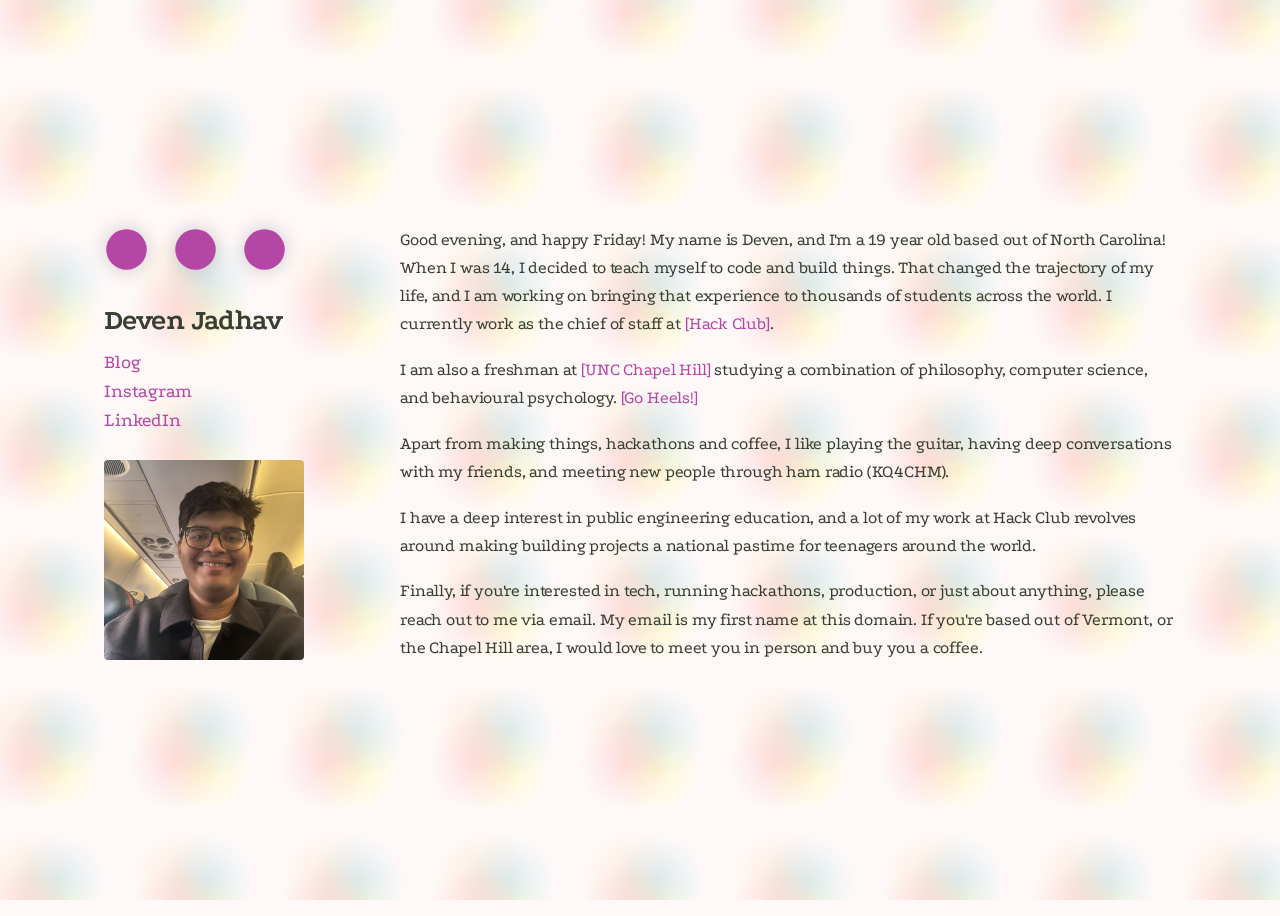
<file: index.html>
<!DOCTYPE html>
<html lang="en">
  <head>
    <meta charset="UTF-8" />
    <meta http-equiv="X-UA-Compatible" content="IE=edge" />
    <meta name="viewport" content="width=device-width, initial-scale=1.0" />
    <link rel="icon" type="image/svg+xml" href="/symbol.svg">
    <link rel="stylesheet" href="style.css" />
    <link
      rel="stylesheet"
      href="https://fonts.googleapis.com/css2?family=Space+Grotesk:wght@300;400&family=Syne:wght@400;600&family=DM+Sans:opsz,wght@9..40,300;9..40,400&display=swap"
    />
    <link
      rel="stylesheet"
      href="https://fonts.googleapis.com/css2?family=Podkova:wght@400;500;600;700&display=swap"
    />

    <title>Deven Jadhav</title>
  </head>

  <body>
    <div class="container">
      <div class="column heading">
        <div class="sphere-container">
          <img
            src="/symbol.svg"
            alt="Deven Jadhav Symbol"
            class="sphere sphere-1"
          />
          <img
            src="/symbol.svg"
            alt="Deven Jadhav Symbol"
            class="sphere sphere-2"
          />
          <img
            src="/symbol.svg"
            alt="Deven Jadhav Symbol"
            class="sphere sphere-3"
          />
        </div>

        <div>
          <h1>Deven Jadhav</h1>
          <h1><a href="https://notes.deven.dev">Blog</a></h1>
          <h1><a href="https://www.instagram.com/devenjadhav9/">Instagram</a></h1>
          <h1><a href="https://www.linkedin.com/in/jadhavdeven/">LinkedIn</a></h1>
        </div>

        <div class="profile-image">
          <img src="profile.jpg" alt="Deven Jadhav" />
        </div>
      </div>

      <div class="column content">
        <p>
          <script>
            const currentHour = new Date().getHours();
            const currentDay = new Date().getDay();
            const days = ['Sunday', 'Monday', 'Tuesday', 'Wednesday', 'Thursday', 'Friday', 'Saturday'];
            let timeGreeting;
            
            if (currentHour < 12) {
              timeGreeting = "Good morning";
            } else if (currentHour < 17) {
              timeGreeting = "Good afternoon";
            } else {
              timeGreeting = "Good evening";
            }
            
            document.write(`${timeGreeting}, and happy ${days[currentDay]}!`);
          </script>
          
          My name is Deven, and I'm a 19 year old based out of North Carolina! When I was 14, I decided to teach myself to code and build things. That changed the trajectory of my life, and I am working on bringing that experience to thousands of students across the world. I currently work as the chief of staff at <a href="https://hackclub.com">[Hack Club]</a>.
        </p>

        I am also a freshman at
        <a href="https://unc.edu">[UNC Chapel Hill]</a> studying a combination
        of philosophy, computer science, and behavioural psychology. <span id="goheels" class="theme-trigger">[Go Heels!]</span>

        <p>
          Apart from making things, hackathons and coffee, I like playing the guitar,
          having deep conversations with my friends, and meeting new people through ham radio (KQ4CHM).
        </p>

        <p>
          I have a deep interest in public engineering education, and a lot of my work at Hack Club revolves around making building projects a national pastime for teenagers around the world.
        </p>

        <p>
          Finally, if you're interested in tech, running hackathons, production,
          or just about anything, please reach out to me via email.
          My email is my first name at this domain. If you're based out of
          Vermont, or the Chapel Hill area, I would love to meet you in person
          and buy you a coffee.
        </p>
      </div>
    </div>
    <script src="app.js"></script>
  </body>
</html>
</file>
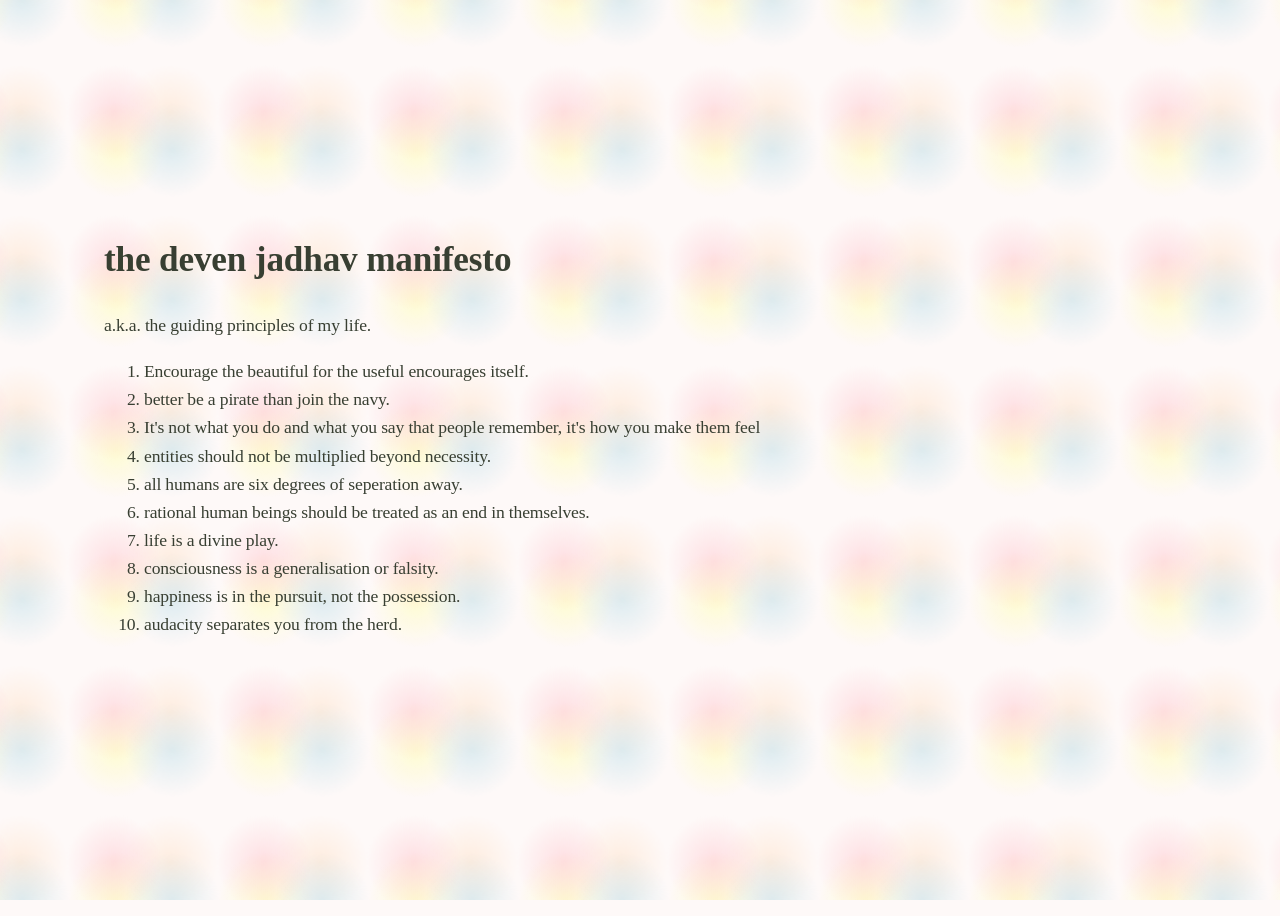
<file: manifesto.html>
<!DOCTYPE html>
<html lang="en">
  <head>
    <meta charset="UTF-8" />
    <meta http-equiv="X-UA-Compatible" content="IE=edge" />
    <meta name="viewport" content="width=device-width, initial-scale=1.0" />
    <link rel="icon" type="image/svg+xml" href="/symbol.svg">
    <link rel="stylesheet" href="/style.css" />
    <link rel="stylesheet" href="https://fonts.googleapis.com/css?family=Prata">

    <title>Document</title>
  </head>
  <body>
    <div class="content">
      <h1>the deven jadhav manifesto</h1>
      <p>
        a.k.a. the guiding principles of my life.
      </p>
      <p> 
        
        <ol>

            <li>Encourage the beautiful for the useful encourages itself.</li>
            <li>better be a pirate than join the navy.</li>
            <li>It's not what you do and what you say that people remember, it's how you make them feel</li>
            <li>entities should not be multiplied beyond necessity.</li>
            <li>all humans are six degrees of seperation away.</li>
            <li>rational human beings should be treated as an end in themselves.</li>
            <li>life is a divine play.</li>
            <li>consciousness is a generalisation or falsity.</li>
            <li>happiness is in the pursuit, not the possession.</li>
            <li>audacity separates you from the herd.</li>




        </ol>
    </p>
    </div>
  </body>
</html>
</file>
<file: style.css>
/* Add theme variables at the top */
:root {
  --primary-color: #B446A5;
  --background-color: #fef9f8;
  --text-color: #383f32;
  --link-hover-bg: #B446A5;
  --link-hover-color: white;
  --gradient-color-1: rgba(255, 182, 193, 0.4);  /* Light pink */
  --gradient-color-2: rgba(173, 216, 230, 0.4);  /* Light blue */
  --gradient-color-3: rgba(255, 218, 185, 0.4);  /* Light orange */
  --gradient-color-4: rgba(255, 255, 153, 0.4);  /* Light yellow */
  
  /* Font options - uncomment one to switch */
  --main-font: 'Podkova', serif;
}

/* Carolina Blue theme */
[data-theme="carolina"] {
  --primary-color: #4B9CD3;
  --background-color: #fff;
  --text-color: #13294B;
  --link-hover-bg: #4B9CD3;
  --link-hover-color: white;
  --gradient-color-1: rgba(75, 156, 211, 0.15);
  --gradient-color-2: rgba(19, 41, 75, 0.15);
  --gradient-color-3: rgba(75, 156, 211, 0.1);
}

.container {
  display: flex;
  justify-content: flex-start;
  min-height: 100vh;
  max-width: 1200px;
  margin: 0 auto;
  padding: 0 2rem;
}

.column {
  flex: 0 1 auto;
}

.heading {
  padding-left: 4rem;
  padding-top: 195px;
  width: 200px;
}

.heading > div {
  margin-top: 1.5rem;
}

.heading img {
  margin-bottom: 0.5rem;
  margin-top: 5px;
}

.heading h1:first-of-type {
  font-weight: 700;
  letter-spacing: -0.02em;
  margin-bottom: 1rem;
  font-size: 1.8rem;
}

.heading h1 {
  margin: 0.5rem 0;
  font-size: 1.2rem;
  font-weight: 400;
}

#devTitle {
  display: inline-block; /* Ensures padding works properly */
}

.devTitle {
  padding-top: 0px; /* Moves  just the text inside the heading */
  display: inline-block; /* Ensures padding works properly */
}

.content {
  flex: 1;
  padding-right: 4rem;
  padding-left: 6rem;
  padding-top: 200px;
  font-size: 1.1rem;
  text-align: left;
  line-height: 1.6;
  max-width: 800px;
  font-weight: 300;
}

@media (max-width: 1024px) {
  .content {
    padding-right: 2rem;
    padding-left: 4rem;
  }
  .heading {
    padding-left: 2rem;
  }
}

@media (max-width: 768px) {
  .container {
    flex-direction: column;
    padding: 0 1rem;
    align-items: center;
  }

  .heading {
    padding: 2rem 1rem;
    width: 100%;
    max-width: 500px;
    display: flex;
    flex-direction: column;
    align-items: center;
    text-align: center;
  }

  .sphere-container {
    width: 100%;
    display: flex !important;
    flex-direction: row !important;
    flex-wrap: nowrap !important;
    justify-content: center !important;
    align-items: center !important;
    gap: 12px !important;
  }

  .sphere {
    display: inline-block !important;
    width: 45px !important;
    margin: 0 !important;
  }

  .heading > div {
    width: 100%;
    display: flex;
    flex-direction: column;
    align-items: center;
  }

  .heading h1 {
    margin: 0.3rem 0;
    font-size: 1.1rem;
    text-align: center;
    width: 100%;
  }

  .content {
    padding: 1rem;
    font-size: 1rem;
    line-height: 1.5;
    max-width: 500px;
    text-align: left;
  }

  .profile-image {
    width: 100%;
    display: flex;
    justify-content: center;
  }

  .profile-image img {
    margin: 0 auto;
  }
}

body {
  font-family: var(--main-font);
  background-color: var(--background-color);
  color: var(--text-color);
  letter-spacing: -0.01em;
  position: relative;
  overflow-x: hidden;
  min-height: 100vh;
  transition: all 0.3s ease;
  font-weight: 300;
}

body::before {
  content: "";
  position: fixed;
  top: 0;
  left: 0;
  width: 100%;
  height: 100%;
  background-color: var(--background-color);
  background-image: 
    radial-gradient(circle at 50% 50%, var(--gradient-color-1) 0%, transparent 45%),
    radial-gradient(circle at 50% 50%, var(--gradient-color-2) 0%, transparent 45%),
    radial-gradient(circle at 50% 50%, var(--gradient-color-3) 0%, transparent 45%),
    radial-gradient(circle at 50% 50%, var(--gradient-color-4) 0%, transparent 45%);
  background-size: 150px 150px, 150px 150px, 150px 150px, 150px 150px;
  background-position: 
    calc(50% + (var(--mouse-x, 0) - 50) * 0.4%) calc(50% + (var(--mouse-y, 0) - 50) * -0.3%),
    calc(50% + (var(--mouse-x, 0) - 50) * -0.5%) calc(50% + (var(--mouse-y, 0) - 50) * 0.4%),
    calc(50% + (var(--mouse-x, 0) - 50) * 0.3%) calc(50% + (var(--mouse-y, 0) - 50) * 0.5%),
    calc(50% + (var(--mouse-x, 0) - 50) * -0.4%) calc(50% + (var(--mouse-y, 0) - 50) * -0.4%);
  opacity: 1;
  z-index: -1;
  transition: all 0.3s ease;
}

@keyframes gradientShift {
  0% {
    transform: scale(1);
  }
  50% {
    transform: scale(1.1);
  }
  100% {
    transform: scale(1);
  }
}

::selection {
  color: #383f32;
  background: #fbc5c5;
}

@font-face {
  font-family: "apple_garamondregular";
  src: url("/font/applegaramond-webfont.woff2") format("woff2"),
    url("/font/applegaramond-webfont.woff") format("woff");
  font-weight: normal;
  font-style: normal;
}

a {
  color: var(--primary-color);
  text-decoration: none;
  padding: 0 0.15rem;
  margin: 0 -0.15rem;
  transition: all 0.3s ease;
  background-color: transparent;
}

a:hover {
  color: var(--link-hover-color);
  background-color: var(--link-hover-bg);
}

.theme-trigger {
  cursor: pointer;
  color: var(--primary-color);
  padding: 0 0.15rem;
  margin: 0 -0.15rem;
  transition: all 0.3s ease;
  background-color: transparent;
}

.theme-trigger:hover {
  color: var(--link-hover-color);
  background-color: var(--link-hover-bg);
}

.sphere-container {
  display: flex;
  flex-direction: row;
  flex-wrap: nowrap;
  justify-content: flex-start;
  align-items: center;
  gap: 24px;
  margin-bottom: 2rem;
}

.sphere {
  display: inline-block;
  width: 45px;
  transition: all 0.5s ease;
  filter: drop-shadow(0 0 10px rgba(0, 0, 0, 0.2));
}

.sphere-1 {
  animation: colorChange1 12s infinite;
}

.sphere-2 {
  animation: colorChange2 15s infinite;
  animation-delay: 3s;
}

.sphere-3 {
  animation: colorChange3 18s infinite;
  animation-delay: 6s;
  margin-right: 0;
}

@keyframes colorChange1 {
  0% { filter: hue-rotate(0deg) brightness(1.2); }
  25% { filter: hue-rotate(90deg) brightness(1.3); }
  50% { filter: hue-rotate(180deg) brightness(1.2); }
  75% { filter: hue-rotate(270deg) brightness(1.3); }
  100% { filter: hue-rotate(360deg) brightness(1.2); }
}

@keyframes colorChange2 {
  0% { filter: hue-rotate(120deg) brightness(1.3); }
  33% { filter: hue-rotate(240deg) brightness(1.2); }
  66% { filter: hue-rotate(360deg) brightness(1.3); }
  100% { filter: hue-rotate(480deg) brightness(1.2); }
}

@keyframes colorChange3 {
  0% { filter: hue-rotate(240deg) brightness(1.2); }
  20% { filter: hue-rotate(300deg) brightness(1.3); }
  40% { filter: hue-rotate(360deg) brightness(1.2); }
  60% { filter: hue-rotate(420deg) brightness(1.3); }
  80% { filter: hue-rotate(480deg) brightness(1.2); }
  100% { filter: hue-rotate(540deg) brightness(1.3); }
}

.profile-image {
  margin-top: 4rem;
  width: 100%;
}

.profile-image img {
  width: 100%;
  max-width: 200px;
  height: 200px;
  object-fit: cover;
  object-position: center;
  border-radius: 4px;
  filter: grayscale(0.2) contrast(1.1);
}

.heading img.sphere {
  margin: 0;
  width: 45px;
  display: inline-block;
}

/* Blog styles */
.blog-post-preview {
  margin-bottom: 3rem;
  padding-bottom: 2rem;
  border-bottom: 1px solid rgba(180, 70, 165, 0.1);
  transition: all 0.3s ease;
}

.blog-post-preview:last-child {
  border-bottom: none;
}

.blog-post-preview:hover {
  transform: translateY(-2px);
}

.post-date {
  font-size: 0.9rem;
  color: rgba(56, 63, 50, 0.6);
  margin-bottom: 0.5rem;
  letter-spacing: 0.02em;
}

.post-title {
  font-size: 1.8rem;
  font-weight: 600;
  margin: 0.5rem 0 1rem 0;
  line-height: 1.3;
}

.post-title a {
  color: var(--text-color);
  text-decoration: none;
  transition: all 0.3s ease;
}

.post-title a:hover {
  color: var(--primary-color);
  background: none;
}

.post-excerpt {
  margin-bottom: 1rem;
  line-height: 1.6;
  opacity: 0.8;
}

.post-tags {
  display: flex;
  flex-wrap: wrap;
  gap: 0.5rem;
}

.tag {
  font-size: 0.8rem;
  padding: 0.3rem 0.8rem;
  background: rgba(180, 70, 165, 0.1);
  color: var(--primary-color);
  border-radius: 20px;
  transition: all 0.3s ease;
}

.tag:hover {
  background: var(--primary-color);
  color: white;
}

/* Individual blog post styles - left sidebar layout */
.blog-post-with-sidebar {
  min-height: 100vh;
  display: flex;
  max-width: 1200px;
  margin: 0 auto;
  padding: 0 2rem;
}

.blog-sidebar {
  width: 200px;
  padding: 195px 0 2rem 2rem;
  display: flex;
  flex-direction: column;
  flex-shrink: 0;
}

.sidebar-links {
  margin-top: 1.5rem;
}

.sidebar-links h1 {
  margin: 0.5rem 0;
  font-size: 1.2rem;
  font-weight: 400;
}

.blog-main-content {
  flex: 1;
  display: flex;
  justify-content: center;
  align-items: flex-start;
  padding: 4rem 0 4rem 6rem;
  max-width: 800px;
}

.blog-post-glass {
  background: linear-gradient(135deg, 
    rgba(254, 249, 248, 0.4) 0%,
    rgba(254, 249, 248, 0.2) 50%,
    rgba(254, 249, 248, 0.3) 100%);
  backdrop-filter: blur(20px) saturate(180%);
  -webkit-backdrop-filter: blur(20px) saturate(180%);
  border: 1px solid rgba(255, 255, 255, 0.18);
  border-radius: 20px;
  padding: 3rem;
  margin-top: 2rem;
  box-shadow: 
    0 8px 32px rgba(0, 0, 0, 0.02),
    0 2px 16px rgba(0, 0, 0, 0.03),
    inset 0 1px 0 rgba(255, 255, 255, 0.1);
}

[data-theme="carolina"] .blog-post-glass {
  background: linear-gradient(135deg, 
    rgba(255, 255, 255, 0.4) 0%,
    rgba(255, 255, 255, 0.2) 50%,
    rgba(255, 255, 255, 0.3) 100%);
  border: 1px solid rgba(255, 255, 255, 0.2);
}

.blog-post-header {
  margin-bottom: 3rem;
  text-align: left;
}

.blog-post-title {
  font-size: 2.5rem;
  font-weight: 600;
  margin: 1rem 0;
  line-height: 1.2;
  color: var(--text-color);
  text-shadow: 0 1px 2px rgba(255, 255, 255, 0.8);
}

.blog-post-meta {
  display: flex;
  flex-wrap: wrap;
  align-items: center;
  gap: 1rem;
  margin-bottom: 2rem;
  font-size: 0.95rem;
  color: rgba(56, 63, 50, 0.7);
}

.blog-post-content {
  line-height: 1.7;
  font-size: 1.1rem;
  text-shadow: 0 1px 2px rgba(255, 255, 255, 0.8);
}

.blog-post-content h1,
.blog-post-content h2,
.blog-post-content h3,
.blog-post-content h4,
.blog-post-content h5,
.blog-post-content h6 {
  margin: 2rem 0 1rem 0;
  font-weight: 600;
  color: var(--text-color);
}

.blog-post-content h2 {
  font-size: 1.8rem;
  border-bottom: 2px solid rgba(180, 70, 165, 0.1);
  padding-bottom: 0.5rem;
}

.blog-post-content h3 {
  font-size: 1.4rem;
}

.blog-post-content p {
  margin-bottom: 1.5rem;
}

.blog-post-content blockquote {
  border-left: 4px solid var(--primary-color);
  padding-left: 1.5rem;
  margin: 2rem 0;
  font-style: italic;
  opacity: 0.9;
  background: rgba(180, 70, 165, 0.03);
  padding: 1rem 0 1rem 1.5rem;
}

.blog-post-content code {
  background: rgba(180, 70, 165, 0.1);
  padding: 0.2rem 0.4rem;
  border-radius: 4px;
  font-family: 'Monaco', 'Menlo', monospace;
  font-size: 0.9em;
}

.blog-post-content pre {
  background: rgba(56, 63, 50, 0.05);
  padding: 1.5rem;
  border-radius: 8px;
  overflow-x: auto;
  margin: 1.5rem 0;
  border: 1px solid rgba(180, 70, 165, 0.1);
}

.blog-post-content pre code {
  background: none;
  padding: 0;
}

.blog-post-content ul,
.blog-post-content ol {
  padding-left: 2rem;
  margin-bottom: 1.5rem;
}

.blog-post-content li {
  margin-bottom: 0.5rem;
  line-height: 1.6;
}

.blog-nav {
  margin: 3rem 0;
  padding-top: 2rem;
  border-top: 1px solid rgba(180, 70, 165, 0.1);
  display: flex;
  justify-content: space-between;
  align-items: center;
}

.back-to-blog {
  color: var(--primary-color);
  text-decoration: none;
  transition: all 0.3s ease;
}

.back-to-blog:hover {
  color: var(--link-hover-color);
  background-color: var(--link-hover-bg);
}

@media (max-width: 768px) {
  .blog-post-title {
    font-size: 2rem;
  }
  
  .post-title {
    font-size: 1.5rem;
  }
  
  .blog-post-content {
    font-size: 1rem;
  }
  
  .blog-post-meta {
    flex-direction: column;
    align-items: flex-start;
    gap: 0.5rem;
  }
  
  .blog-post-glass {
    padding: 2rem 1.5rem;
    margin-top: 1rem;
    border-radius: 12px;
  }
  
  .blog-post-with-sidebar {
    flex-direction: column;
    padding: 0 1rem;
    align-items: center;
  }
  
  .blog-sidebar {
    width: 100%;
    max-width: 500px;
    padding: 2rem 1rem;
    text-align: center;
    align-items: center;
  }
  
  .sidebar-links {
    width: 100%;
    display: flex;
    flex-direction: column;
    align-items: center;
  }
  
  .sidebar-links h1 {
    margin: 0.3rem 0;
    font-size: 1.1rem;
    text-align: center;
    width: 100%;
  }
  
  .blog-main-content {
    padding: 1rem;
    max-width: 500px;
    width: 100%;
  }
}
</file>
